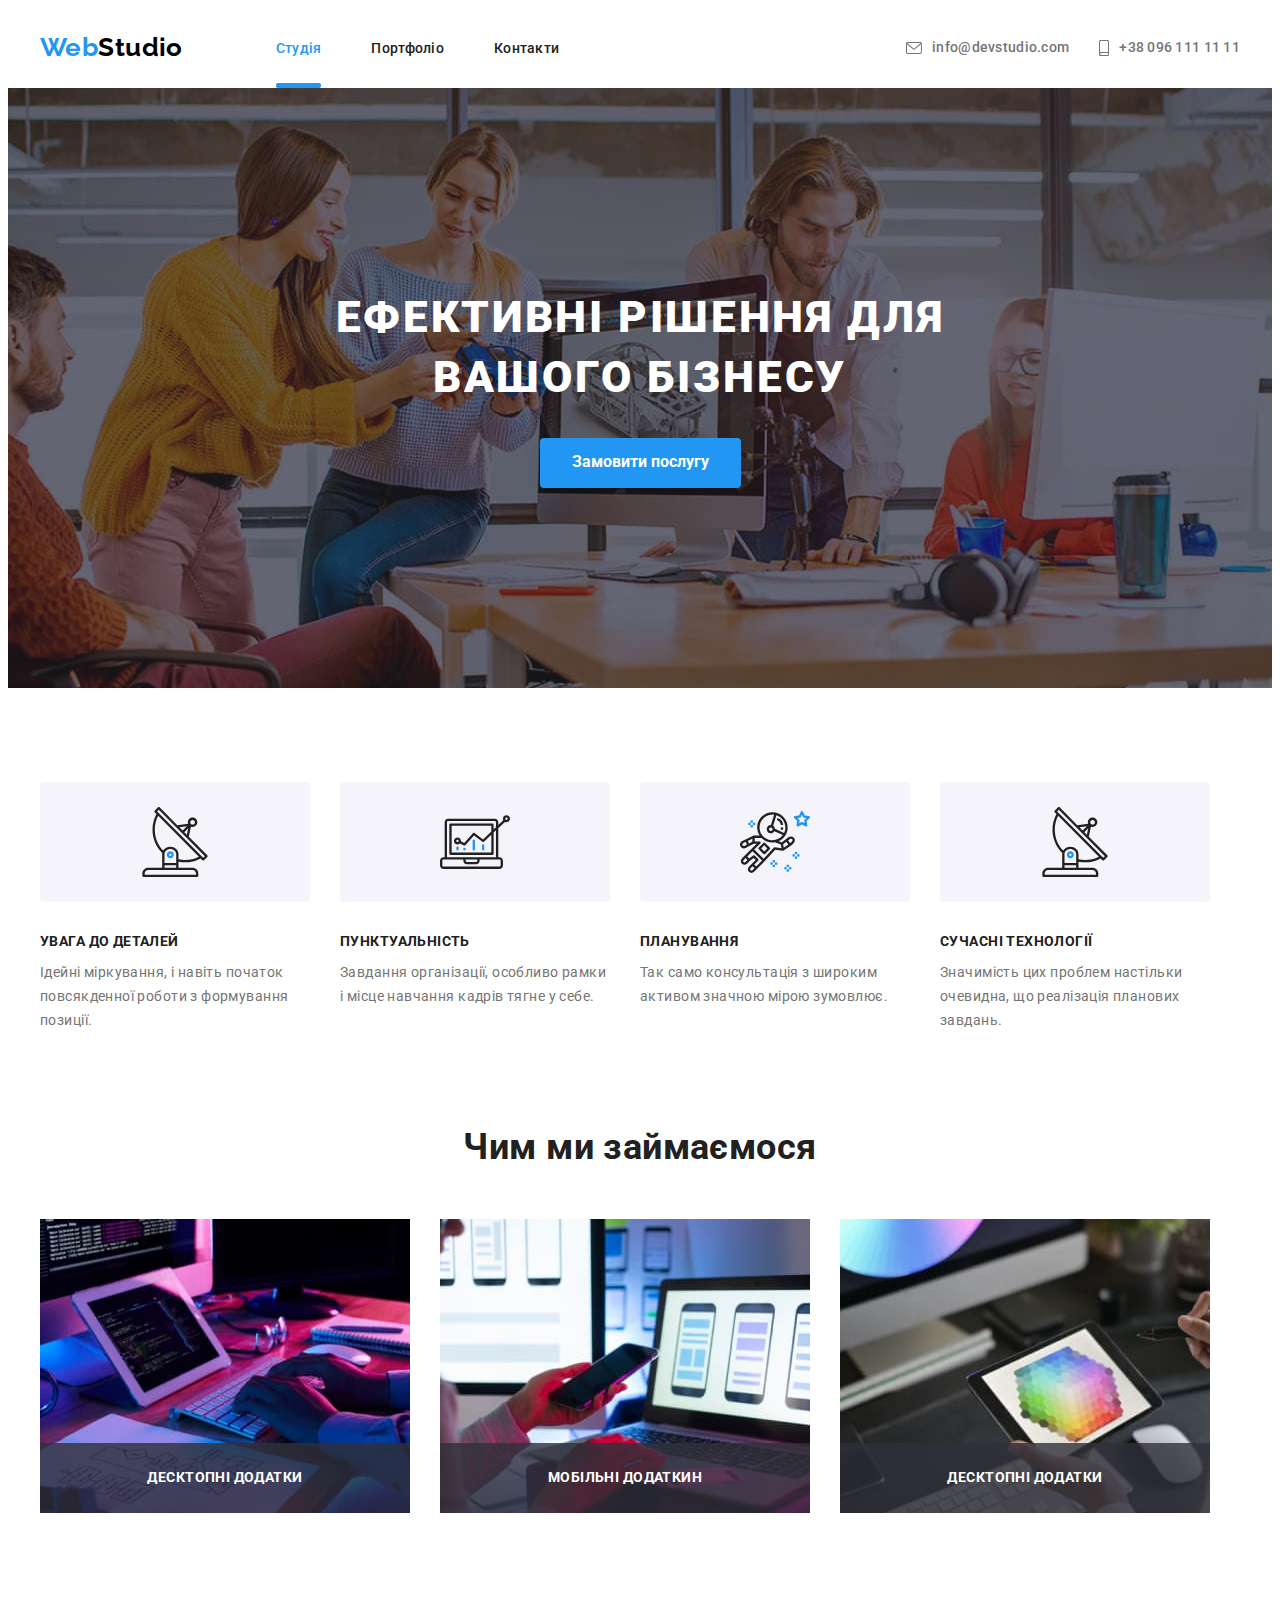
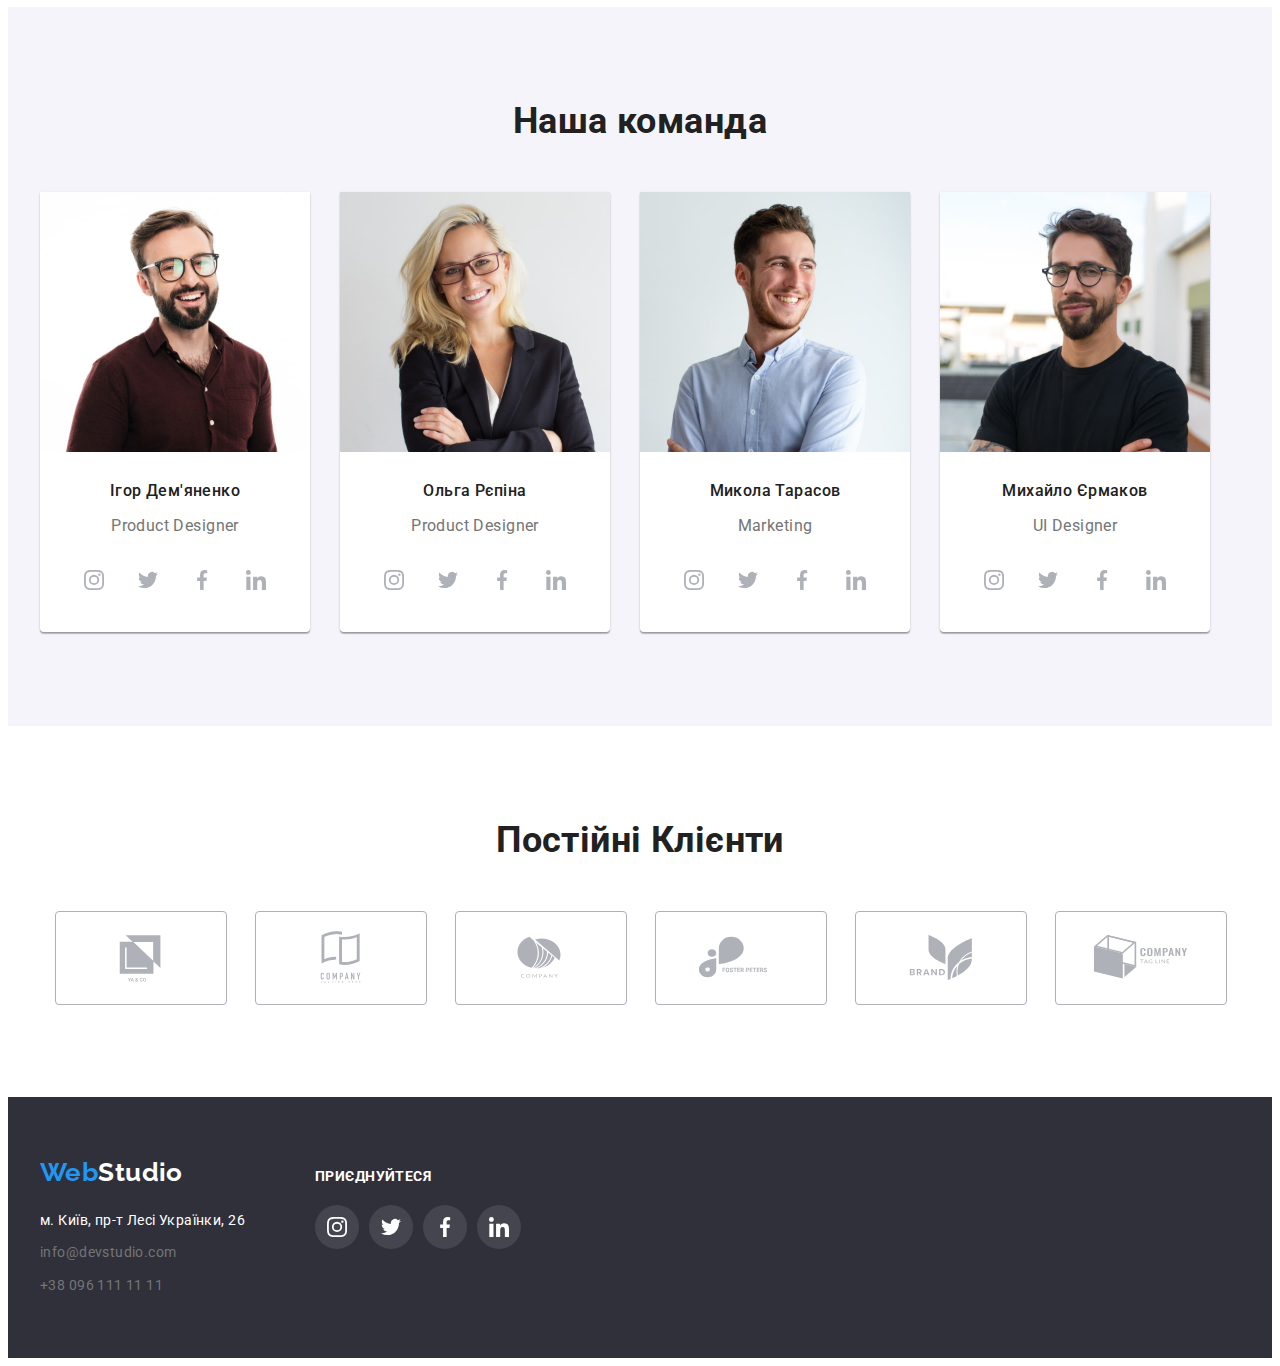
<file: index.html>
<!DOCTYPE html>
<html lang="uk">
  <head>
    <meta charset="UTF-8" />
    <meta http-equiv="X-UA-Compatible" content="IE=edge" />
    <meta name="viewport" content="width=device-width, initial-scale=1.0" />
    <title>WebStudio</title>
    <link rel="preconnect" href="https://fonts.googleapis.com" />
    <link rel="preconnect" href="https://fonts.gstatic.com" crossorigin />
    <link
      href="https://fonts.googleapis.com/css2?family=Raleway:ital,wght@0,500;0,700;1,400&family=Roboto:wght@400;500;700&display=swap"
      rel="stylesheet"
    />
    <link
      rel="stylesheet"
      href="https://cdnjs.cloudflare.com/ajax/libs/modern-normalize/1.1.0/modern-normalize.min.css"
      integrity="sha512-wpPYUAdjBVSE4KJnH1VR1HeZfpl1ub8YT/NKx4PuQ5NmX2tKuGu6U/JRp5y+Y8XG2tV+wKQpNHVUX03MfMFn9Q=="
      crossorigin="anonymous"
      referrerpolicy="no-referrer"
    />
    <link rel="stylesheet" href="./css/style.css" />
  </head>
  <body>
    <!--SiteBar-->
    <header>
      <div class="header-container container">
        <a class="logo list" lang="en" href="/"
          ><span class="logoweb">Web</span>Studio</a
        >
        <nav>
          <ul class="heder-list list">
            <li>
              <a class="item link active" href="./index.html">Студія</a>
            </li>
            <li>
              <a class="item link" href="./portfolio.html">Портфоліо</a>
            </li>
            <li><a class="item link" href="/">Контакти</a></li>
          </ul>
        </nav>
        <div class="heder-list-con">
          <ul class="adres-headerr list ">
            <li>
              <a class="list item list-animation" href="mailto:info@devstudio.com"
              >info@devstudio.com
              <svg class="icon-svg" width="16" height="12">
                <use
                  class="icon-posta"
                  href="./images/symbol-defs.svg#icon-envelope"
                ></use>
              </svg>
             </a>
            </li>
            <li>
              <a class="list item list-animation" href="tel:+380961111111"
              >+38 096 111 11 11
              <svg class="icon-svg" width="10" height="16">
                <use
                  class="icon-posta"
                  href="./images/symbol-defs.svg#icon-smartphone"
                ></use>
              </svg>
             </a
              >
            </li>
          </ul>
        </div>
      </div>
    </header>
    <main>
      <!--BlockHero-->
      <section class="hero">
        <div class="container">
          <h1 class="hero-text">Ефективні рішення для вашого бізнесу</h1>
          <button class="hero-button" type="button" data-modal-open>Замовити послугу</button>
        </div>
      </section>
      <!--TEXT MAIN-->
      <section class="section">
        <div class="container">
          <h2 class="visually-hidden">Наші Переваги</h2>
          <ul class="progres list">
            <li>
              <div class="icon-us">
                <svg class="icon-antenna" width="70" height="70">
                  <use href="./images/symbol-defs.svg#icon-antenna"></use>
                </svg>
              </div>
              <h3 class="size-info">УВАГА ДО ДЕТАЛЕЙ</h3>
              <p>
                Ідейні міркування, і навіть початок повсякденної роботи з
                формування позиції.
              </p>
            </li>
            <li>
              <div class="icon-us">
                <svg class="icon-antenna" width="70" height="70">
                  <use href="./images/symbol-defs.svg#icon-diagram"></use>
                </svg>
              </div>
              <h3 class="size-info">ПУНКТУАЛЬНІСТЬ</h3>
              <p>
                Завдання організації, особливо рамки і місце навчання кадрів
                тягне у себе.
              </p>
            </li>
            <li>
              <div class="icon-us">
                <svg class="icon-antenna" width="70" height="70">
                  <use href="./images/symbol-defs.svg#icon-astronaut"></use>
                </svg>
              </div>
              <h3 class="size-info">ПЛАНУВАННЯ</h3>
              <p>
                Так само консультація з широким активом значною мірою зумовлює.
              </p>
            </li>
            <li>
              <div class="icon-us">
                <svg class="icon-antenna" width="70" height="70">
                  <use href="./images/symbol-defs.svg#icon-antenna"></use>
                </svg>
              </div>
              <h3 class="size-info">СУЧАСНІ ТЕХНОЛОГІЇ</h3>
              <p>
                Значимість цих проблем настільки очевидна, що реалізація
                планових завдань.
              </p>
            </li>
          </ul>
        </div>
      </section>
      <!-- Us work -->
      <section class="section reset">
        <div class="container">
          <h2 class="us-work">Чим ми займаємося</h2>
          <ul class="img-work list">
            <li>
              <div class="us-animation">
                <img src="./images/part1.jpg" alt="web developer"/>
                <div class="us-work-animation"><p>Десктопні додатки</p></div>
              </div>
            </li>
            <li>
              <div class="us-animation">
              <img
                src="./images/part2.jpg"
                alt="programing in laptop"
                width="370"
              />
              <div class="us-work-animation"><p>Мобільні додаткиh</p></div>
            </div>
            </li>
            <li>
              <div class="us-animation">
              <img
                src="./images/part3.jpg"
                alt="design in laptop"
                width="370"
              />
              <div class="us-work-animation"><p>Десктопні додатки</p></div>
            </div>
            </li>
          </ul>
        </div>
      </section>
      <!-- Our team -->
      <section class="section" style="background-color: #f5f4fa">
        <div class="container">
          <h2 class="us-work">Наша команда</h2>
          <ul class="us-team d-block list">
            <li>
              <img
                src="./images/people/p1.jpg"
                alt="Product Designer"
                width="270"
              />
              <h3 class="delopers">Ігор Дем'яненко</h3>
              <p class="delopers-p" lang="en">Product Designer</p>
              <ul class="icon-ul res">
                <li class="icon-li">
                  <a
                    class="icon-delp"
                    href=""
                    target="_blank"
                    rel="noopener noreferrer"
                    aria-label="instagram"
                  >
                    <svg class="icon-soc" width="20" height="20">
                      <use
                        class="con"
                        href="./images/symbol-defs.svg#icon-instagram"
                      ></use>
                    </svg>
                  </a>
                </li>
                <li class="icon-li">
                  <a
                    class="icon-delp"
                    href=""
                    target="_blank"
                    rel="noopener noreferrer"
                    aria-label="instagram"
                  >
                    <svg class="icon-soc" width="20" height="20">
                      <use
                        class="con"
                        href="./images/symbol-defs.svg#icon-twitter"
                      ></use>
                    </svg>
                  </a>
                </li>
                <li class="icon-li">
                  <a
                    class="icon-delp"
                    href=""
                    target="_blank"
                    rel="noopener noreferrer"
                    aria-label="instagram"
                  >
                    <svg class="icon-soc" width="20" height="20">
                      <use
                        class="con"
                        href="./images/symbol-defs.svg#icon-facebook"
                      ></use>
                    </svg>
                  </a>
                </li>
                <li class="icon-li">
                  <a
                    class="icon-delp"
                    href=""
                    target="_blank"
                    rel="noopener noreferrer"
                    aria-label="instagram"
                  >
                    <svg class="icon-soc" width="20" height="20">
                      <use
                        class="con"
                        href="./images/symbol-defs.svg#icon-in"
                      ></use>
                    </svg>
                  </a>
                </li>
              </ul>
            </li>
            <li>
              <img
                src="./images/people/p2.jpg"
                alt="Product Designer"
                width="270"
              />
              <h3 class="delopers">Ольга Рєпіна</h3>
              <p class="delopers-p" lang="en">Product Designer</p>
              <ul class="icon-ul res">
                <li class="icon-li">
                  <a
                    class="icon-delp"
                    href=""
                    target="_blank"
                    rel="noopener noreferrer"
                    aria-label="instagram"
                  >
                    <svg class="icon-soc" width="20" height="20">
                      <use
                        class="con"
                        href="./images/symbol-defs.svg#icon-instagram"
                      ></use>
                    </svg>
                  </a>
                </li>
                <li class="icon-li">
                  <a
                    class="icon-delp"
                    href=""
                    target="_blank"
                    rel="noopener noreferrer"
                    aria-label="instagram"
                  >
                    <svg class="icon-soc" width="20" height="20">
                      <use
                        class="con"
                        href="./images/symbol-defs.svg#icon-twitter"
                      ></use>
                    </svg>
                  </a>
                </li>
                <li class="icon-li">
                  <a
                    class="icon-delp"
                    href=""
                    target="_blank"
                    rel="noopener noreferrer"
                    aria-label="instagram"
                  >
                    <svg class="icon-soc" width="20" height="20">
                      <use
                        class="con"
                        href="./images/symbol-defs.svg#icon-facebook"
                      ></use>
                    </svg>
                  </a>
                </li>
                <li class="icon-li">
                  <a
                    class="icon-delp"
                    href=""
                    target="_blank"
                    rel="noopener noreferrer"
                    aria-label="instagram"
                  >
                    <svg class="icon-soc" width="20" height="20">
                      <use
                        class="con"
                        href="./images/symbol-defs.svg#icon-in"
                      ></use>
                    </svg>
                  </a>
                </li>
              </ul>
            </li>
            <li>
              <img src="./images/people/p3.jpg" alt="Marketing" width="270" />
              <h3 class="delopers">Микола Тарасов</h3>
              <p class="delopers-p" lang="en">Marketing</p>
                            <ul class="icon-ul res">
                <li class="icon-li">
                  <a
                    class="icon-delp"
                    href=""
                    target="_blank"
                    rel="noopener noreferrer"
                    aria-label="instagram"
                  >
                    <svg class="icon-soc" width="20" height="20">
                      <use
                        class="con"
                        href="./images/symbol-defs.svg#icon-instagram"
                      ></use>
                    </svg>
                  </a>
                </li>
                <li class="icon-li">
                  <a
                    class="icon-delp"
                    href=""
                    target="_blank"
                    rel="noopener noreferrer"
                    aria-label="instagram"
                  >
                    <svg class="icon-soc" width="20" height="20">
                      <use
                        class="con"
                        href="./images/symbol-defs.svg#icon-twitter"
                      ></use>
                    </svg>
                  </a>
                </li>
                <li class="icon-li">
                  <a
                    class="icon-delp"
                    href=""
                    target="_blank"
                    rel="noopener noreferrer"
                    aria-label="instagram"
                  >
                    <svg class="icon-soc" width="20" height="20">
                      <use
                        class="con"
                        href="./images/symbol-defs.svg#icon-facebook"
                      ></use>
                    </svg>
                  </a>
                </li>
                <li class="icon-li">
                  <a
                    class="icon-delp"
                    href=""
                    target="_blank"
                    rel="noopener noreferrer"
                    aria-label="instagram"
                  >
                    <svg class="icon-soc" width="20" height="20">
                      <use
                        class="con"
                        href="./images/symbol-defs.svg#icon-in"
                      ></use>
                    </svg>
                  </a>
                </li>
              </ul>
            </li>
            <li>
              <img src="./images/people/p4.jpg" alt="UI Designer" width="270" />
              <h3 class="delopers">Михайло Єрмаков</h3>
              <p class="delopers-p" lang="en">UI Designer</p>
              <ul class="icon-ul res">
                <li class="icon-li">
                  <a
                    class="icon-delp"
                    href=""
                    target="_blank"
                    rel="noopener noreferrer"
                    aria-label="instagram"
                  >
                    <svg class="icon-soc" width="20" height="20">
                      <use
                        class="con"
                        href="./images/symbol-defs.svg#icon-instagram"
                      ></use>
                    </svg>
                  </a>
                </li>
                <li class="icon-li">
                  <a
                    class="icon-delp"
                    href=""
                    target="_blank"
                    rel="noopener noreferrer"
                    aria-label="instagram"
                  >
                    <svg class="icon-soc" width="20" height="20">
                      <use
                        class="con"
                        href="./images/symbol-defs.svg#icon-twitter"
                      ></use>
                    </svg>
                  </a>
                </li>
                <li class="icon-li">
                  <a
                    class="icon-delp"
                    href=""
                    target="_blank"
                    rel="noopener noreferrer"
                    aria-label="instagram"
                  >
                    <svg class="icon-soc" width="20" height="20">
                      <use
                        class="con"
                        href="./images/symbol-defs.svg#icon-facebook"
                      ></use>
                    </svg>
                  </a>
                </li>
                <li class="icon-li">
                  <a
                    class="icon-delp"
                    href=""
                    target="_blank"
                    rel="noopener noreferrer"
                    aria-label="instagram"
                  >
                    <svg class="icon-soc" width="20" height="20">
                      <use
                        class="con"
                        href="./images/symbol-defs.svg#icon-in"
                      ></use>
                    </svg>
                  </a>
                </li>
              </ul>
            </li>
          </ul>
        </div>
      </section>
      <section class="section">
        <div>
          <h2 class="us-work">Постійні Клієнти</h2>
          <ul class="client">
            <li class="icon-client-li">
              <a class="icon-client" href="">
                <svg class="icon-clt" width="106" height="60">
                  <use
                    class="icon-posta"
                    href="./images/symbol-defs.svg#icon-yaco"
                  ></use>
                </svg>
              </a>
            </li>
            <li class="icon-client-li">
              <a class="icon-client" href="">
                <svg class="icon-clt" width="106" height="60">
                  <use
                    class="icon-posta"
                    href="./images/symbol-defs.svg#icon-copm"
                  ></use></svg
              ></a>
            </li>
            <li class="icon-client-li">
              <a class="icon-client" href="">
                <svg class="icon-clt" width="106" height="60">
                  <use
                    class="icon-posta"
                    href="./images/symbol-defs.svg#icon-companyes"
                  ></use></svg
              ></a>
            </li>
            <li class="icon-client-li">
              <a class="icon-client" href="">
                <svg class="icon-clt" width="106" height="60">
                  <use
                    class="icon-posta"
                    href="./images/symbol-defs.svg#icon-foster"
                  ></use></svg
              ></a>
            </li>
            <li class="icon-client-li">
              <a class="icon-client" href="">
                <svg class="icon-clt" width="106" height="60">
                  <use
                    class="icon-posta"
                    href="./images/symbol-defs.svg#icon-brand"
                  ></use></svg
              ></a>
            </li>
            <li class="icon-client-li">
              <a class="icon-client" href="">
                <svg class="icon-clt" width="106" height="60">
                  <use
                    class="icon-posta"
                    href="./images/symbol-defs.svg#icon-company"
                  ></use></svg
              ></a>
            </li>
          </ul>
        </div>
      </section>
    </main>
    <!--adress footer-->
    <footer class="footer-all">
      <div class="container position-icon">
        <div class="fail">
          <a class="logo-footer list" lang="en" href="/">
          <span class="logoweb">Web</span>Studio</a>
          <address class="addres">
          <ul class="addres-ul list">
            <li>
              <a class="str list" href="https://goo.gl/maps/yThBwbWwu9JTvZc1A"
                >м. Київ, пр-т Лесі Українки, 26</a
              >
            </li>
            <li>
              <a class="adres-footer list" href="mailto:info@devstudio.com"
                >info@devstudio.com</a
              >
            </li>
            <li>
              <a class="adres-footer list" href="tel:+380961111111"
                >+38 096 111 11 11</a
              >
            </li>
            </ul>
      </address>
    </div>
          <div class="footer-icon">
            <p>ПРИЄДНУЙТЕСЯ</p>
            <ul class="icon-ul-f">
              <li class="icon-li-f">
                <a
                  class="icon-delp"
                  href=""
                  target="_blank"
                  rel="noopener noreferrer"
                  aria-label="instagram"
                >
                  <svg class="icon-soc-f" width="20" height="20">
                    <use
                      class="con"
                      href="./images/symbol-defs.svg#icon-instagram"
                    ></use>
                  </svg>
                </a>
              </li>
              <li class="icon-li-f">
                <a
                  class="icon-delp"
                  href=""
                  target="_blank"
                  rel="noopener noreferrer"
                  aria-label="instagram"
                >
                  <svg class="icon-soc-f" width="20" height="20">
                    <use
                      class="con"
                      href="./images/symbol-defs.svg#icon-twitter"
                    ></use>
                  </svg>
                </a>
              </li>
              <li class="icon-li-f">
                <a
                  class="icon-delp"
                  href=""
                  target="_blank"
                  rel="noopener noreferrer"
                  aria-label="instagram"
                >
                  <svg class="icon-soc-f" width="20" height="20">
                    <use
                      class="con"
                      href="./images/symbol-defs.svg#icon-facebook"
                    ></use>
                  </svg>
                </a>
              </li>
              <li class="icon-li-f">
                <a
                  class="icon-delp"
                  href=""
                  target="_blank"
                  rel="noopener noreferrer"
                  aria-label="instagram"
                >
                  <svg class="icon-soc-f" width="20" height="20">
                    <use
                      class="con"
                      href="./images/symbol-defs.svg#icon-in"
                    ></use>
                  </svg>
                </a>
              </li>
            </ul>
          </div>
      </div>
    </footer>
    <!-- Modal -->
    <div class="backdrop is-hidden" data-modal>
      <div class="modal"> 
        <button class="modal-btn" type="button" data-modal-close>&#215;</button>
        <svg width="20" height="20">
          <use href=""></use>
        </svg>
      </div>
    </div>
    <script src="./js/modal.js"></script>
  </body>
</html>
</file>
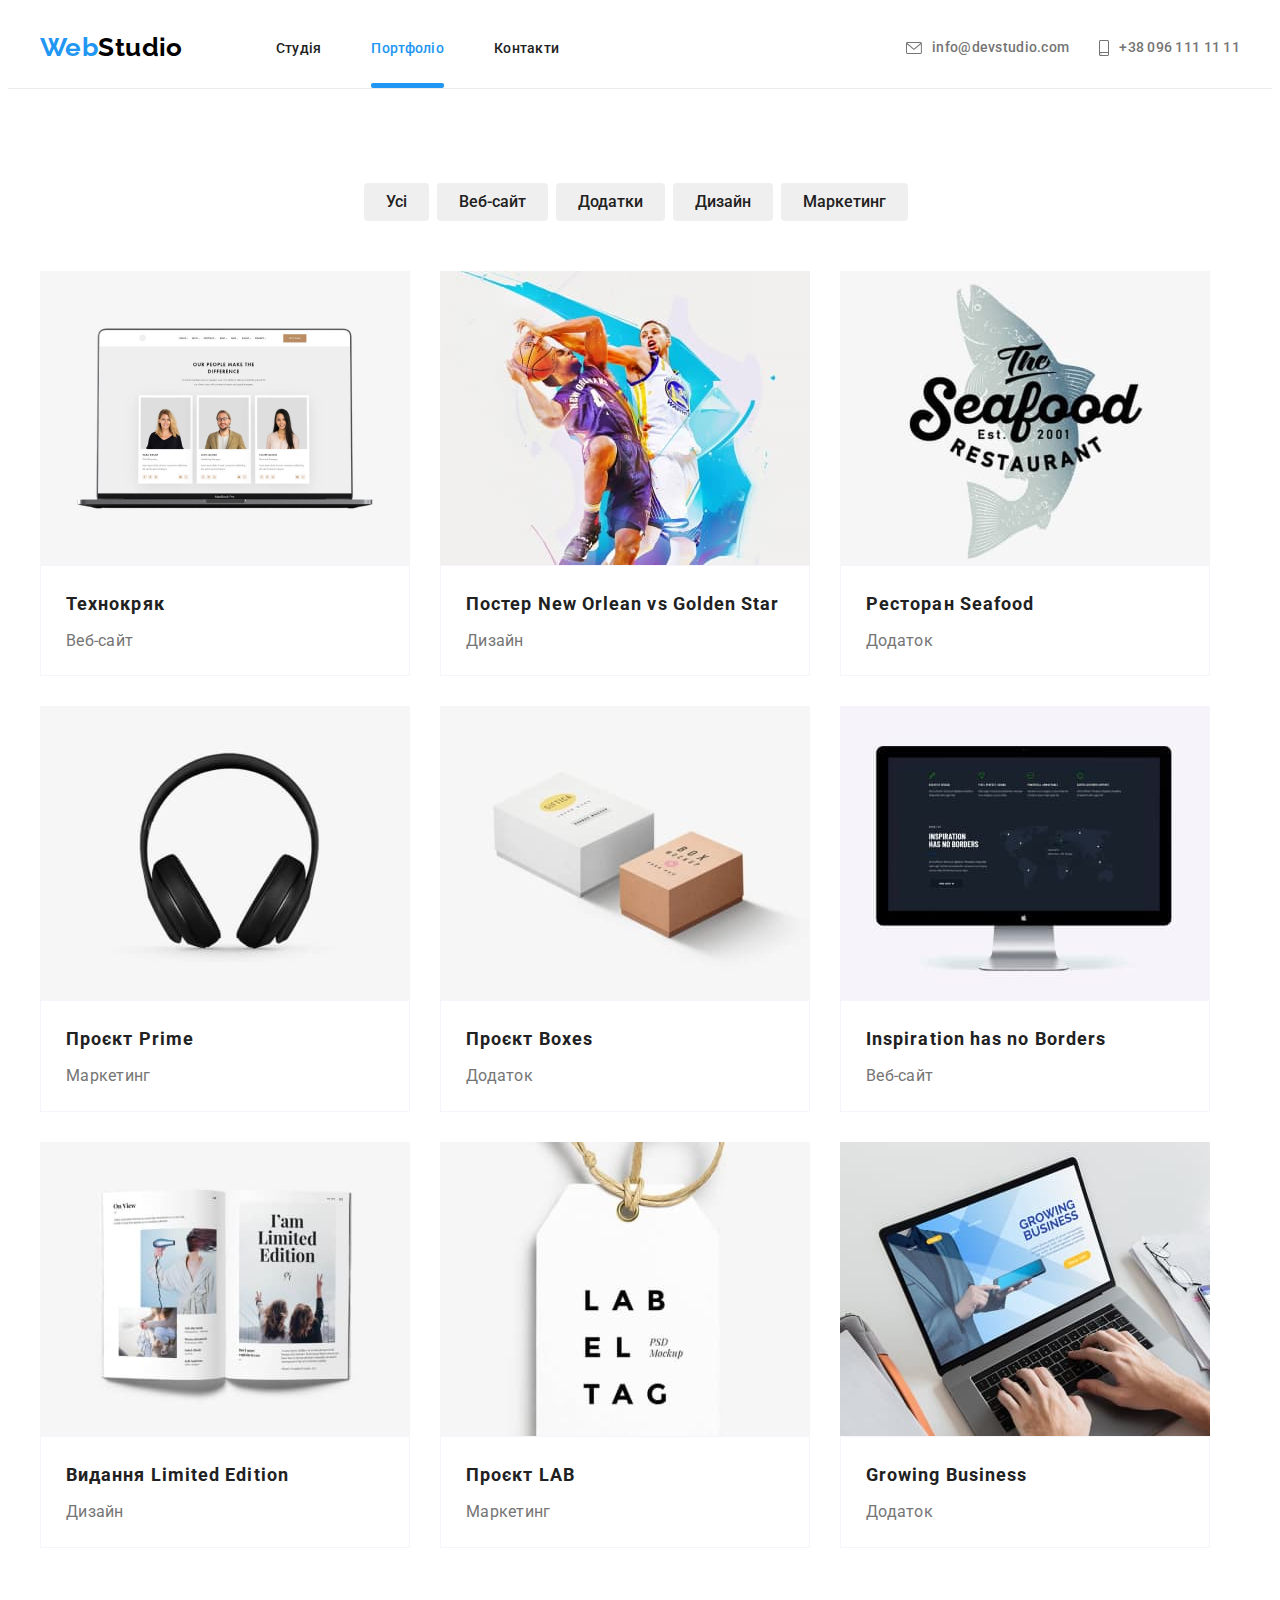
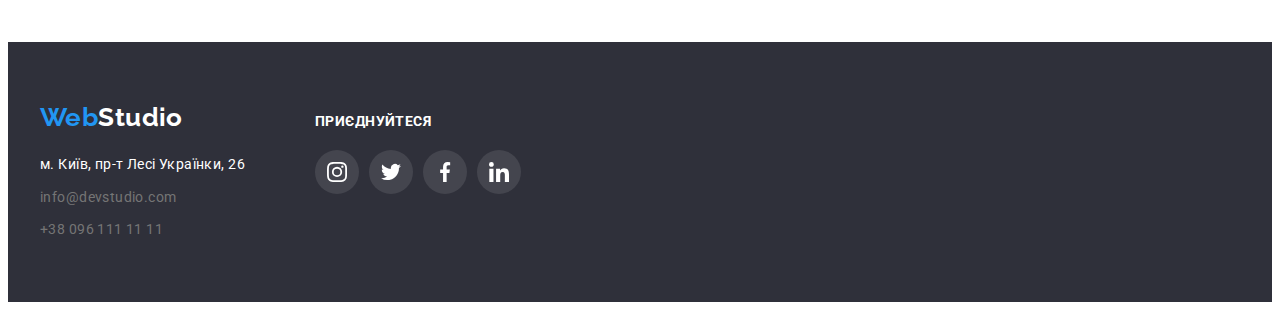
<file: portfolio.html>
<!DOCTYPE html>
<html lang="uk">
  <head>
    <meta charset="UTF-8" />
    <meta http-equiv="X-UA-Compatible" content="IE=edge" />
    <meta name="viewport" content="width=device-width, initial-scale=1.0" />
    <title>WebStudio</title>
    <link rel="preconnect" href="https://fonts.googleapis.com" />
    <link rel="preconnect" href="https://fonts.gstatic.com" crossorigin />
    <link
      href="https://fonts.googleapis.com/css2?family=Raleway:ital,wght@0,500;0,700;1,400&family=Roboto:wght@400;500;700&display=swap"
      rel="stylesheet"
    />
    <link
      rel="stylesheet"
      href="https://cdnjs.cloudflare.com/ajax/libs/modern-normalize/1.1.0/modern-normalize.min.css"
      integrity="sha512-wpPYUAdjBVSE4KJnH1VR1HeZfpl1ub8YT/NKx4PuQ5NmX2tKuGu6U/JRp5y+Y8XG2tV+wKQpNHVUX03MfMFn9Q=="
      crossorigin="anonymous"
      referrerpolicy="no-referrer"
    />
    <link rel="stylesheet" href="./css/style.css" />
  </head>
  <body>
    <!--SiteBar-->
    <header class="border">
      <div class="header-container container">
        <a class="logo list" lang="en" href="/"
          ><span class="logoweb">Web</span>Studio</a
        >
        <nav>
          <ul class="heder-list list">
            <li>
              <a class="item link " href="./index.html">Студія</a>
            </li>
            <li>
              <a class="item link active" href="./portfolio.html">Портфоліо</a>
            </li>
            <li><a class="item link" href="/">Контакти</a></li>
          </ul>
        </nav>
        <div class="heder-list-con">
          <ul class="adres-headerr list">
            <li>
              <a class="list item" href="mailto:info@devstudio.com"
              >info@devstudio.com
              <svg class="icon-svg" width="16" height="12">
                <use
                  class="icon-posta"
                  href="./images/symbol-defs.svg#icon-envelope"
                ></use>
              </svg>
             </a>
            </li>
            <li>
              <a class="list item" href="tel:+380961111111"
              >+38 096 111 11 11
              <svg class="icon-svg" width="10" height="16">
                <use
                  class="icon-posta"
                  href="./images/symbol-defs.svg#icon-smartphone"
                ></use>
              </svg>
             </a
              >
            </li>
          </ul>
        </div>
      </div>
    </header>

    <!--All info + filtr-->

    <main>
      <section class=" section">
        <div class="container">
          <h1 class="filtr">filtr</h1>
          <ul class="button filtr-flex list">
            <li>
              <button class="botton-filtr" type="button">Усі</button>
            </li>
            <li>
              <button class="botton-filtr" type="button">Веб-сайт</button>
            </li>
            <li>
              <button class="botton-filtr" type="button">Додатки</button>
            </li>
            <li>
              <button class="botton-filtr" type="button">Дизайн</button>
            </li>
            <li>
              <button class="botton-filtr" type="button">Маркетинг</button>
            </li>
            </ul>
            </div>
            <!--Info block-->

            <div class="container">
              <ul class="menu card-set list">
                <li class="items">
                  <a class="links shadow" href="">
                    <div class="open">
                      <img
                        src="./images/page2/page8.jpg"
                        alt="laptop"
                        width="370"
                        height="295"
                      />
                     <div class="open-p">
                      <p>Ресурс пропонує комплексні пропозиції з різним рівнем функціоналу та сервісів. 
                        Все це дозволить відвідувачу отримати вичерпні відомості про компанію чи приватну особу.</p>
                     </div>
                    </div>
                      <div class="text-div">
                        <h2 class="menu-h2">Технокряк</h2>
                        <p class="menu-p">Веб-сайт</p>
                </div>
              </a>
                </li>
                <li class="items ">
                  <a class="links shadow" href="">
                    <div class="open">
                      <img
                        src="./images/page2/page1.jpg"
                        alt="bascetbal"
                        width="370"
                        height="295"
                      />
                      <div class="open-p">
                        <p>Ресурс пропонує комплексні пропозиції з різним рівнем функціоналу та сервісів. 
                          Все це дозволить відвідувачу отримати вичерпні відомості про компанію чи приватну особу.</p>
                       </div>
                      </div>
                      <div class="text-div">
                        <h2 class="menu-h2">
                          Постер New Orlean vs Golden Star
                        </h2>
                        <p class="menu-p">Дизайн</p>
                      </div>
                  </a>
                </li>
                <li class=" items">
                  <a class="links shadow" href="">
                    <div class="open">
                      <img
                        src="./images/page2/page2.jpg"
                        alt="fishpage"
                        width="370"
                        height="295"
                      />
                      <div class="open-p">
                        <p>Ресурс пропонує комплексні пропозиції з різним рівнем функціоналу та сервісів. 
                          Все це дозволить відвідувачу отримати вичерпні відомості про компанію чи приватну особу.</p>
                       </div>
                      </div>
                      <div class="text-div">
                        <h2 class="menu-h2">Ресторан Seafood</h2>
                        <p class="menu-p">Додаток</p>
                      </div>
                  </a>
                </li>
                <li class=" items">

                  <a class="links shadow" href="">
                    <div class="open">
                      <img
                        src="./images/page2/page3.jpg"
                        alt="lsten"
                        width="370"
                        height="295"
                      />
                      <div class="open-p">
                        <p>Ресурс пропонує комплексні пропозиції з різним рівнем функціоналу та сервісів. 
                          Все це дозволить відвідувачу отримати вичерпні відомості про компанію чи приватну особу.</p>
                       </div>
                      </div>
                      <div class="text-div">
                        <h2 class="menu-h2">Проєкт Prime</h2>
                        <p class="menu-p">Маркетинг</p>
                      </div>
                  </a>
                </li>
                <li class=" items">
                  <a class="links shadow" href="">
                    <div class="open">
                      <img
                        src="./images/page2/page4.jpg"
                        alt="box"
                        width="370"
                        height="295"
                      />
                      <div class="open-p">
                        <p>Ресурс пропонує комплексні пропозиції з різним рівнем функціоналу та сервісів. 
                          Все це дозволить відвідувачу отримати вичерпні відомості про компанію чи приватну особу.</p>
                       </div>
                      </div>
                      <div class="text-div">
                        <h2 class="menu-h2">Проєкт Boxes</h2>
                        <p class="menu-p">Додаток</p>
                      </div>
                  </a>
                </li>
                <li class=" items">
                  <a class="links shadow" href="">
                    <div class="open">
                      <img
                        src="./images/page2/page9.jpg"
                        alt="imac"
                        width="370"
                        height="295"
                      />
                      <div class="open-p">
                        <p>Ресурс пропонує комплексні пропозиції з різним рівнем функціоналу та сервісів. 
                          Все це дозволить відвідувачу отримати вичерпні відомості про компанію чи приватну особу.</p>
                       </div>
                      </div>
                      <div class="text-div">
                        <h2 class="menu-h2">Inspiration has no Borders</h2>
                        <p class="menu-p">Веб-сайт</p>
                      </div>
                  </a>
                </li>
                <li class=" items">
                  <a class="links shadow" href="">
                    <div class="open">
                      <img
                        src="./images/page2/page5.jpg"
                        alt="book"
                        width="370"
                        height="295"
                      />
                      <div class="open-p">
                        <p>Ресурс пропонує комплексні пропозиції з різним рівнем функціоналу та сервісів. 
                          Все це дозволить відвідувачу отримати вичерпні відомості про компанію чи приватну особу.</p>
                       </div>
                      </div>
                      <div class="text-div">
                        <h2 class="menu-h2">Видання Limited Edition</h2>
                        <p class="menu-p">Дизайн</p>
                      </div>
                  </a>
                </li>
                <li class=" items">
                  <a class="links shadow" href="">
                    <div class="open">
                      <img
                        src="./images/page2/page6.jpg"
                        alt="sale"
                        width="370"
                        height="295"
                      />
                      <div class="open-p">
                        <p>Ресурс пропонує комплексні пропозиції з різним рівнем функціоналу та сервісів. 
                          Все це дозволить відвідувачу отримати вичерпні відомості про компанію чи приватну особу.</p>
                       </div>
                      </div>
                      <div class="text-div">
                        <h2 class="menu-h2">Проєкт LAB</h2>
                        <p class="menu-p">Маркетинг</p>
                      </div>
                  </a>
                </li>
                <li class=" items">
                  <a class="links shadow" href="">
                    <div class="open">
                      <img
                        src="./images/page2/page7.jpg"
                        alt="deloper"
                        width="370"
                        height="295"
                      />
                      <div class="open-p">
                        <p>Ресурс пропонує комплексні пропозиції з різним рівнем функціоналу та сервісів. 
                          Все це дозволить відвідувачу отримати вичерпні відомості про компанію чи приватну особу.</p>
                       </div>
                      </div>
                      <div class="text-div">
                        <h2 class="menu-h2">Growing Business</h2>
                        <p class="menu-p">Додаток</p>
                      </div>
                  </a>
                </li>
              </ul>
        </div>
      </section>
    </main>

    <!--adress footer-->

    <footer class="footer-all">
      <div class="container position-icon">
        <div class="fail">
          <a class="logo-footer list" lang="en" href="/">
          <span class="logoweb">Web</span>Studio</a>
          <address class="addres">
          <ul class="addres-ul list">
            <li>
              <a class="str list" href="https://goo.gl/maps/yThBwbWwu9JTvZc1A"
                >м. Київ, пр-т Лесі Українки, 26</a
              >
            </li>
            <li>
              <a class="adres-footer list" href="mailto:info@devstudio.com"
                >info@devstudio.com</a
              >
            </li>
            <li>
              <a class="adres-footer list" href="tel:+380961111111"
                >+38 096 111 11 11</a
              >
            </li>
            </ul>
      </address>
    </div>
          <div class="footer-icon">
            <p>ПРИЄДНУЙТЕСЯ</p>
            <ul class="icon-ul-f">
              <li class="icon-li-f">
                <a
                  class="icon-delp"
                  href=""
                  target="_blank"
                  rel="noopener noreferrer"
                  aria-label="instagram"
                >
                  <svg class="icon-soc-f" width="20" height="20">
                    <use
                      class="con"
                      href="./images/symbol-defs.svg#icon-instagram"
                    ></use>
                  </svg>
                </a>
              </li>
              <li class="icon-li-f">
                <a
                  class="icon-delp"
                  href=""
                  target="_blank"
                  rel="noopener noreferrer"
                  aria-label="instagram"
                >
                  <svg class="icon-soc-f" width="20" height="20">
                    <use
                      class="con"
                      href="./images/symbol-defs.svg#icon-twitter"
                    ></use>
                  </svg>
                </a>
              </li>
              <li class="icon-li-f">
                <a
                  class="icon-delp"
                  href=""
                  target="_blank"
                  rel="noopener noreferrer"
                  aria-label="instagram"
                >
                  <svg class="icon-soc-f" width="20" height="20">
                    <use
                      class="con"
                      href="./images/symbol-defs.svg#icon-facebook"
                    ></use>
                  </svg>
                </a>
              </li>
              <li class="icon-li-f">
                <a
                  class="icon-delp"
                  href=""
                  target="_blank"
                  rel="noopener noreferrer"
                  aria-label="instagram"
                >
                  <svg class="icon-soc-f" width="20" height="20">
                    <use
                      class="con"
                      href="./images/symbol-defs.svg#icon-in"
                    ></use>
                  </svg>
                </a>
              </li>
            </ul>
          </div>
      </div>
    </footer>
  </body>
</html>
</file>
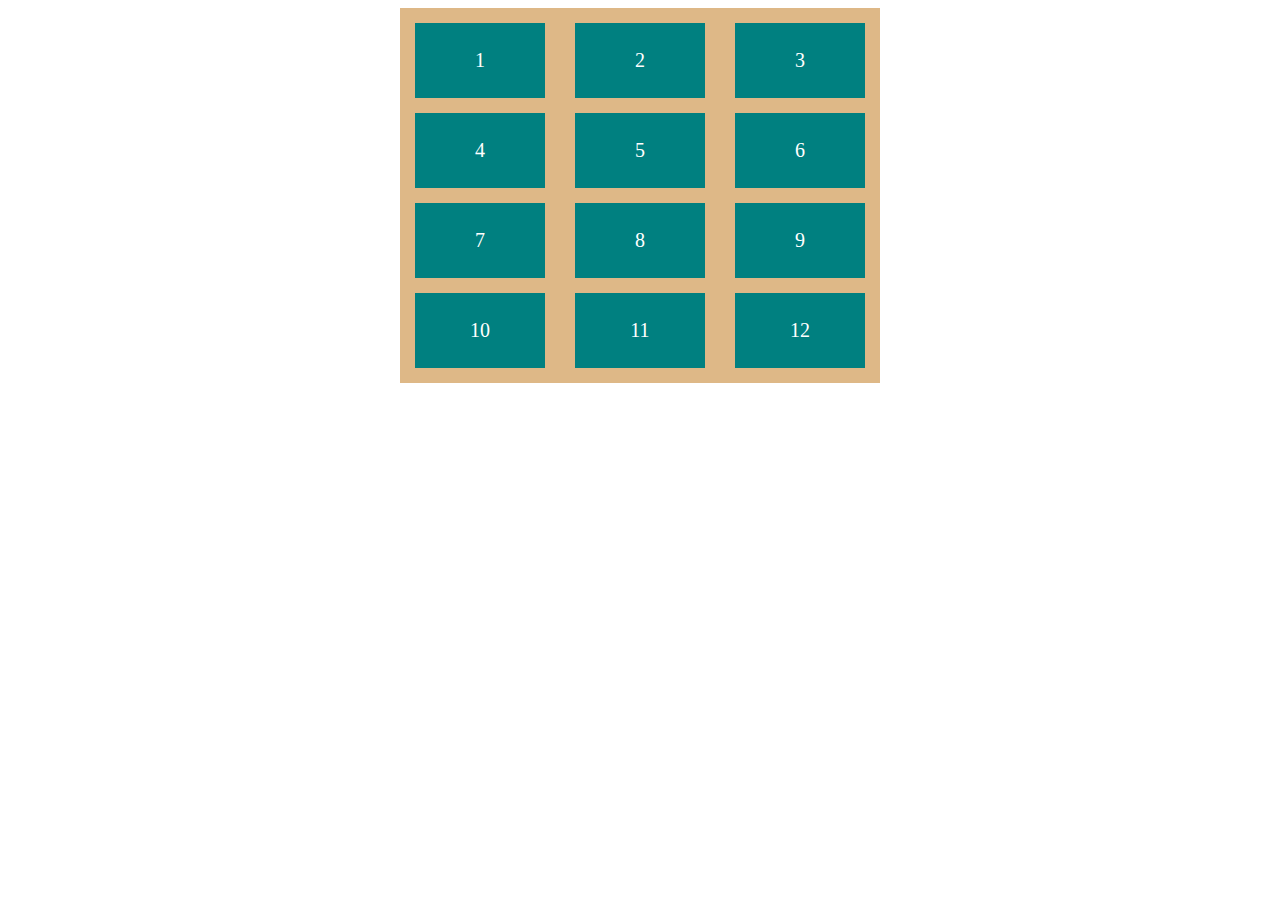
<file: test.html>
<!DOCTYPE html>
<html lang="en">
<head>
    <meta charset="UTF-8">
    <meta http-equiv="X-UA-Compatible" content="IE=edge">
    <meta name="viewport" content="width=device-width, initial-scale=1.0">
    <title>Document</title>
    <link rel="stylesheet" href="./test.css" />
</head>
<body>
    <div class="container">
        <div class="box">1</div>
        <div class="box">2</div>
        <div class="box">3</div>
        <div class="box">4</div>
        <div class="box">5</div>
        <div class="box">6</div>
        <div class="box">7</div>
        <div class="box">8</div>
        <div class="box">9</div>
        <div class="box">10</div>
        <div class="box">11</div>
        <div class="box">12</div>
      </div>
</body>
</html>
</file>
<file: css/style.css>
:root {
    --brand-color:#212121;
    --bacraund-color-button:#2196F3;
    --p-color:#757575;
    --hero-white: #ffffff;
    --fon:#2F303A;
    --backraund-usteam: #F5F4FA;
    --icon: #AFB1B8;
    --bord: #ECECEC;
    --cubic: cubic-bezier(0.4, 0, 0.2, 1);
}

/* King tags */
body {
    color: var(--p-color);
    font-family: Roboto, sans-serif;
    letter-spacing: 0.03em;
    font-size: 14px;
    font-style: normal;
}


.section.reset { 
    padding-top: 0;
 } 

.resset-b {
    padding-bottom: 0;
}

.section {
    padding: 94px 0px;
}

.container {
    margin-left: auto;
    margin-right: auto;
    padding-left: 15px;
    padding-right: 15px;
    width: 1200px;
    /* outline: 2px solid tomato;  */
}

.list {
    text-decoration: none;
    list-style: none;
    color: currentColor;
}

/*  Reset */
h1, h2, h3, h4, h5, h6, p, ul {
    margin: 0;
    padding: 0;
}

img {
    display: block;
    max-width: 100%;
    height: auto;

}



/* LogoTipe (logo span) */

.border {
    border-bottom: 1px solid #ECECEC;
}

.logo {
    color: #000;
    font-family: 'Raleway';
    font-weight: 700;
    font-size: 26px;
    line-height: 1.2;

    margin-right: 93px;
    padding-top: 24px;
    padding-bottom: 25px;
    }

.logoweb {
    color: var(--bacraund-color-button);
}


/* Naw Header */

.header-container {
    display: flex;
    align-items: center;
}

.bord {
    border-bottom: 1px solid var(--bord);
}

.item {
    display: flex;
    padding-top: 32px;
    padding-bottom: 32px;
    gap: 10px;
    flex-direction: row-reverse;
    align-items: center;
}




.heder-list {
    display: flex;
    align-items: center;
    margin-top: 0;
    margin-bottom: 0;
    gap: 50px;

}

.heder-list-con {
    display: flex;
    align-items: center;
    margin-left: auto; 
}

.links {
    color: var(--brand-color);
    text-decoration:none;
    font-weight: 500;
    font-size: 14px;
    line-height: 16px;
    letter-spacing: 0.02em;

    transition: box-shadow 250ms var(--cubic);
}

.link {
    color: var(--brand-color);
    text-decoration:none;
    font-weight: 500;
    font-size: 14px;
    line-height: 16px;
    letter-spacing: 0.02em;

    position: relative;
    overflow: hidden;
}

.active {
    color: var(--bacraund-color-button);
    position: relative;

}

.active::before {
    position: absolute;
    content: '';
    width: 100%;
    height: 5px;
    background-color: var(--bacraund-color-button);
    border-radius: 2px;

    left: 0px;
    bottom: 0px;
    outline: 2px tomato;
}

.link::after  {
    position: absolute;
    content: '';
    display: block;
    width: 100%;
    height: 5px;
    background-color: var(--bacraund-color-button);

    border-radius: 2px;
    bottom: 0px;

    transform: translateY(10px);
    transition: transform 250ms var(--cubic);

}

.link:hover::after {
    transform: translateY(0px);
}

/* hover contacts */

.link:focus,
.link:hover {
    color: var(--bacraund-color-button);
    transition: color 250ms var(--cubic);
}

/* icon nav */

.icon-svg {
    fill: currentColor;
}

/* /hover contacts */

.adres-headerr {
    display: flex;
    color: var(--p-color);
    font-weight: 500;
    line-height: 1.14;
    letter-spacing: 0.02em;
    gap: 30px;
    margin: 0;
    padding: 0;
}

.adres-headerr a:focus,
.adres-headerr a:hover {
    color: var(--bacraund-color-button);
    transition: color 250ms var(--cubic);
}


/* Hero */

.hero {
    padding-top: 200px;
    padding-bottom: 200px;
    text-align: center;
    max-width: 1600px;
    margin-left: auto;
    margin-right: auto;


      background-image: linear-gradient(
        270deg, 
        rgba(47, 48, 58, 0.4), 
        rgba(47, 48, 58, 0.4)),
        url(../images/hero.jpg);
    background-color: var(--fon); 
    background-size: cover;
    background-position: center; 


}


.hero-text {
    text-transform: uppercase;
    font-style: normal;
    font-weight: 900;
    font-size: 44px;
    line-height: 1.36;
    text-align: center;
    letter-spacing: 0.06em;
    color: var(--hero-white);

    margin-left: auto;
    margin-right: auto;
    width: 696px;
}


/* Button all */

.hero-button {
    font-family: 'Roboto';
    cursor: pointer; 
    background: var(--bacraund-color-button);
    color: var(--hero-white);
    font-weight: 700;
    font-size: 16px;
    line-height: 1.8;

    min-height: 50px;
    border: 0;
    padding: 10px 32px;
    border-radius: 4px;
    box-shadow: 0px 4px 4px rgba(0, 0, 0, 0.15);
    margin-top: 30px;

    transition-property: background-color;
    transition-duration: 250ms;
    transition-timing-function: var(--cubic);
}

.hero-button:focus,
.hero-button:hover {

    background-color: var(--hero-white);
    color: var(--bacraund-color-button);

    
}
/*  /Hero button  */



/* Button filtr */

.botton-filtr {
    font-family: 'Roboto';
    font-weight: 500;
    font-size: 16px;
    line-height: 1.6;
    color: var(--brand-color);
    text-align: center;
    border: 0;
    border-radius: 4px;
    display: block;
    padding: 6px 22px;
    margin-right: 8px;


}

.botton-filtr :last-child {
    margin-right: 0;
}


.botton-filtr:focus, 
.botton-filtr:hover {
    cursor: pointer;
    background-color: var(--bacraund-color-button);
    color: var(--hero-white);

    box-shadow: 0px 3px 1px rgba(0, 0, 0, 0.1), 0px 1px 2px rgba(0, 0, 0, 0.08), 0px 2px 2px rgba(0, 0, 0, 0.12);

    transition: background-color 250ms var(--cubic), box-shadow 250ms var(--cubic);
}

.filtr-flex {
    display: flex;
    justify-content: center;
    flex-wrap: wrap;
    margin-bottom: 50px;
}

/* /Button filtr */

.visually-hidden {
    position: absolute;
    width: 1px;
    height: 1px;
    margin: -1px;
    border: 0;
    padding: 0;
    white-space: nowrap;
    clip-path: inset(100%);
    clip: rect(0 0 0 0);
    overflow: hidden;
  }


/* TEXT MAIN */

.progres {
    display: flex;
    gap: 30px;
}


.icon-us {
    display: flex;
    justify-content: center;
    height: 120px;
    background: #F5F4FA;
    border-radius: 4px; 
    align-items: center;
    margin-bottom: 30px;
}

.size-info {
    font-weight: 700;
    font-size: 14px;
    line-height: 1.4;
    text-transform: uppercase;
    color: var(--brand-color);

    margin-bottom: 10px;
}

.progres p {
    font-size: 14px;
    line-height: 1.7;
    letter-spacing: 0.03em;
    width: 270px;
}

/* Portfolio */

.us-work {
    font-weight: 700;
    font-size: 36px;
    line-height: 1.16;
    text-align: center;
    color: var(--brand-color);
    margin-bottom: 50px;
}

.us-work-animation p{
    color: #2196F3;
    font-weight: 700;
    font-size: 14px;
    line-height: 1.1;
    text-align: center;
    letter-spacing: 0.03em;
    text-transform: uppercase;
    color: var(--hero-white);


    position: absolute;
    left: 50%;
    top: 50%;
    transform: translate(-50%, -50%);
}


.us-work-animation {
    content: '';
    width: 100%;
    height: 70px;
    position: absolute;
    background-color: rgba(47, 48, 58, 0.8);;

    left: 0;
    bottom: 0;
    transform: translateY(0px);
    transition: transform 250ms var(--cubic);
}

.us-animation:hover .us-work-animation {
    transform: translateY(-225px);

}

.us-animation {
    position: relative;
    overflow: hidden;
}

.img-work {
    display: flex;
    gap: 30px;
    margin: 0;
}



.us-team {
    display: flex;
    gap: 30px;
    background-color: var(--backraund-usteam);
}

.d-block > li {
    background-color: var(--hero-white);
    width: 270px;
    box-shadow: 0px 1px 3px rgba(0, 0, 0, 0.12), 0px 1px 1px rgba(0, 0, 0, 0.14), 0px 2px 1px rgba(0, 0, 0, 0.2);
    border-radius: 0px 0px 4px 4px;
}

.delopers {
    font-weight: 500;
    font-size: 16px;
    line-height: 1.18;
    color: var(--brand-color);

    margin-top: 30px;
    text-align: center;
    margin-bottom: 10px;
}

.delopers-p {
    font-size: 16px;
    line-height: 1.9;
    text-align: center;
    margin-bottom: 16px;
}

/* svg us company */
.icon-ul {
    display: flex;
    list-style: none;
    gap: 10px;
    justify-content: center;
    margin-bottom: 30px;

    
}

.icon-delp {
    color: var(--hero-white);

    display: flex;
    align-items: center;
    justify-content: center;
    width: 44px;
    height: 44px;
    border-radius: 50%;
    position: relative;
    

}


.icon-li:hover .icon-soc {
    fill: currentColor;

    
}



.icon-li {

    border-radius: 50%;
    width: 44px;
    height: 44px;
    transition: background-color 250ms var(--cubic), border 250ms var(--cubic);

}


.icon-li:hover {
    background-color: var(--bacraund-color-button);
    border-radius: 50%;
} 


.icon-soc {
    fill: var(--icon);
}



/* /svg us company */


/* Clients */

.client {
    display: flex;
    list-style: none;
    gap: 30px;
    justify-content: center;
}

.icon-client-li {
    width: 170px;
    height: 92px;
}

.icon-client {
    display: flex;
    justify-content: center;
    align-items: center;
    border: 1px solid #AFB1B8;
    border-radius: 4px;
    width: 100%;
    height: 100%;
    cursor: pointer;
    content: '';
    color: var(--icon);
    
    transition: color 250ms var(--cubic), border 250ms var(--cubic);
}

/* ico clients */
.icon-client:hover {
    border-color: var(--bacraund-color-button);
    color: var(--bacraund-color-button);
}

.icon-clt {
    fill: currentColor;
}



/* Button Filtr */


.botton-filtr {
    cursor: pointer;
}

.filtr {
    position: absolute;
    top: -9999px;
    left: -9999px;
     
}


/* Footer portfolio */

.logo-footer {
    color: var(--hero-white);
    font-family: 'Raleway';
    font-weight: 700;
    font-size: 26px;
    line-height: 1.2;
    height: 31px;
}

.adres-footer {
    color: var(--p-color);
    font-style: normal;
    font-weight: 400;
    font-size: 14px;
    line-height: 1.7;

}

.addres .addres-ul {
    margin-top: 20px;
    padding: 0;
    
}



.addres-ul :hover {
    color: var(--bacraund-color-button);
    transition: color 250ms var(--cubic);
}

.addres-ul li:not(:last-child) {
    margin-bottom: 9px;
}



.str {
    color: var(--hero-white);
    font-style:normal;
    font-weight: 400;
    font-size: 14px;
    line-height: 1.7;
}

.footer-all {
    background-color: var(--fon);
    padding-top: 60px;
    padding-bottom: 60px;
}

.footer-icon p {
    font-weight: 700;
    font-size: 14px;
    line-height: 1.14;
    letter-spacing: 0.03em;
    text-transform: uppercase;

    color: var(--hero-white);
}

/* ico footer */

.position-icon {
     display: flex; 
}

.footer-icon {
    margin: 12px 0 0 70px;
}

.icon-ul-f {
    display: flex;
    list-style: none;
    gap: 10px;
    justify-content: center;
    margin-top: 20px;

}

.icon-li-f:hover .icon-soc {
    fill: currentColor;
}

.icon-li-f:hover {
    background-color: var(--bacraund-color-button);
    border-radius: 50%;
    
}

.icon-li-f {
    display: flex;
    align-items: center;
    justify-content: center;
    width: 44px;
    height: 44px;
    margin-bottom: 30px;
    background: rgba(255, 255, 255, 0.1);
    border-radius: 50%;

    transition: background-color 250ms var(--cubic);
}

.icon-soc-f {
    fill: var(--hero-white);
}

/* /ico footer */

/* Cart Box */

.card-set {
    display: flex;
    flex-wrap: wrap;
    margin-bottom: -30px;
  }

 .items {
     /* flex-basis: calc(100% / 3);  */
    margin-right: 30px; 
    margin-bottom: 30px;
}

.items:nth-child(3n) {
    margin-right: 0;
}

.link-items:nth-last-child(-n + 3) {
    margin-bottom: 0;
  }


.shadow:hover {
    display: block;
    border: 1px var(--hero-white);
    border-radius: 4px;
    box-shadow: 0px 1px 1px rgba(0, 0, 0, 0.12), 0px 4px 4px rgba(0, 0, 0, 0.06), 1px 4px 6px rgba(0, 0, 0, 0.16);
} 


.menu-h2 {
    font-style: normal;
    font-weight: 700;
    font-size: 18px;
    line-height: 2; 
    letter-spacing: 0.06em;  
    color: var(--brand-color);

    margin-bottom: 4px;
  }

.menu-p {
    font-family: 'Roboto';
    font-style: normal;
    font-weight: 400;
    font-size: 16px;
    line-height: 1.85;
    color: var(--p-color);
    text-decoration:none;
}

.text-div {
    padding: 20px 25px;
    border: 1px solid var(--backraund-usteam);
    
}

.open {
    overflow: hidden;
    position: relative;
}

.open-p p {
    color: var(--hero-white);
    font-style: normal;
    font-weight: 400;
    font-size: 18px;
    line-height: 28px;
    letter-spacing: 0.03em;
    padding: 63px 24px 63px 24px;
}

.open-p {
    display: block;
    position: absolute;
    background-color: rgba(33, 150, 243, 0.9);
    width: 100%;
    height: 294px;
    top: 0;
    

    transform: translateY(100%);
    transition: transform 250ms var(--cubic);
}

.shadow:hover .open-p {
    transform: translateY(0%);
}

.text-div::after {
    position: absolute;
    display: block;
    background-color: #000;
    width: 100%;
    height: 100%;
    left: 0;
    top: 0;
}

/* Modal Window */

.backdrop {
    position: fixed;
    top: 0;
    left: 0;

    z-index: 100;
    width: 100%;
    height: 100%;
    background-color: rgba(0, 0, 0, 0.2);

    transition: opacity 1000ms var(--cubic), visibility 1000ms var(--cubic);
}

.backdrop.is-hidden {
    opacity: 0;
    pointer-events: none;
    visibility: hidden;

}


.modal {
    width: 528px;
    height: 581px;
    background-color: var(--hero-white);
    box-shadow: 0px 1px 3px rgba(0, 0, 0, 0.12), 0px 1px 1px rgba(0, 0, 0, 0.14), 0px 2px 1px rgba(0, 0, 0, 0.2);
    border-radius: 4px;

    position: absolute;
    top: 50%;
    left: 50%;
    transform: translate(-50%, -50%);
    
}

.modal-btn {
    position: absolute;
    
    font-size: 20px;

    display: flex;
    align-items: center;
    justify-content: center;

    width: 30px;
    height: 30px;
    border-radius: 50%;

    background: #FFFFFF;
    border: 1px solid rgba(0, 0, 0, 0.1);

    padding: 0;

    top: 8px;
    right: 8px;

    cursor: pointer;
}
</file>
<file: test.css>
body {
    font-size: 20px;
  }
  
  /* 
    2 * 15 - це розмір,
    який box-sizing: border-box
    відняв у width та height
  
    ширина container 480  - (2 * 15)
    або 3 рази по 160 - (2 * 15)
  */
  .container {
    width: 480px;
    margin: auto;
    padding: 15px;
    background: burlywood;
    font-size: 0;
    box-sizing: border-box;
  }
  
  /* 
    ширина box x + 130 + x
    або 160
    за винятком крайніх елементів
  */
  .box {
    width: 130px;
    margin: 0 15px 15px;
    height: 75px;
    line-height: 75px;
    background-color: teal;
    display: inline-block;
    text-align: center;
    color: #fff;
    font-size: 20px;
  }
  
  .box:nth-of-type(3n+1) {
    margin-left: 0;
  }
  
  .box:nth-of-type(3n) {
    margin-right: 0;
  }
  
  .box:nth-last-of-type(-n+3) {
    margin-bottom: 0;
  }
</file>
